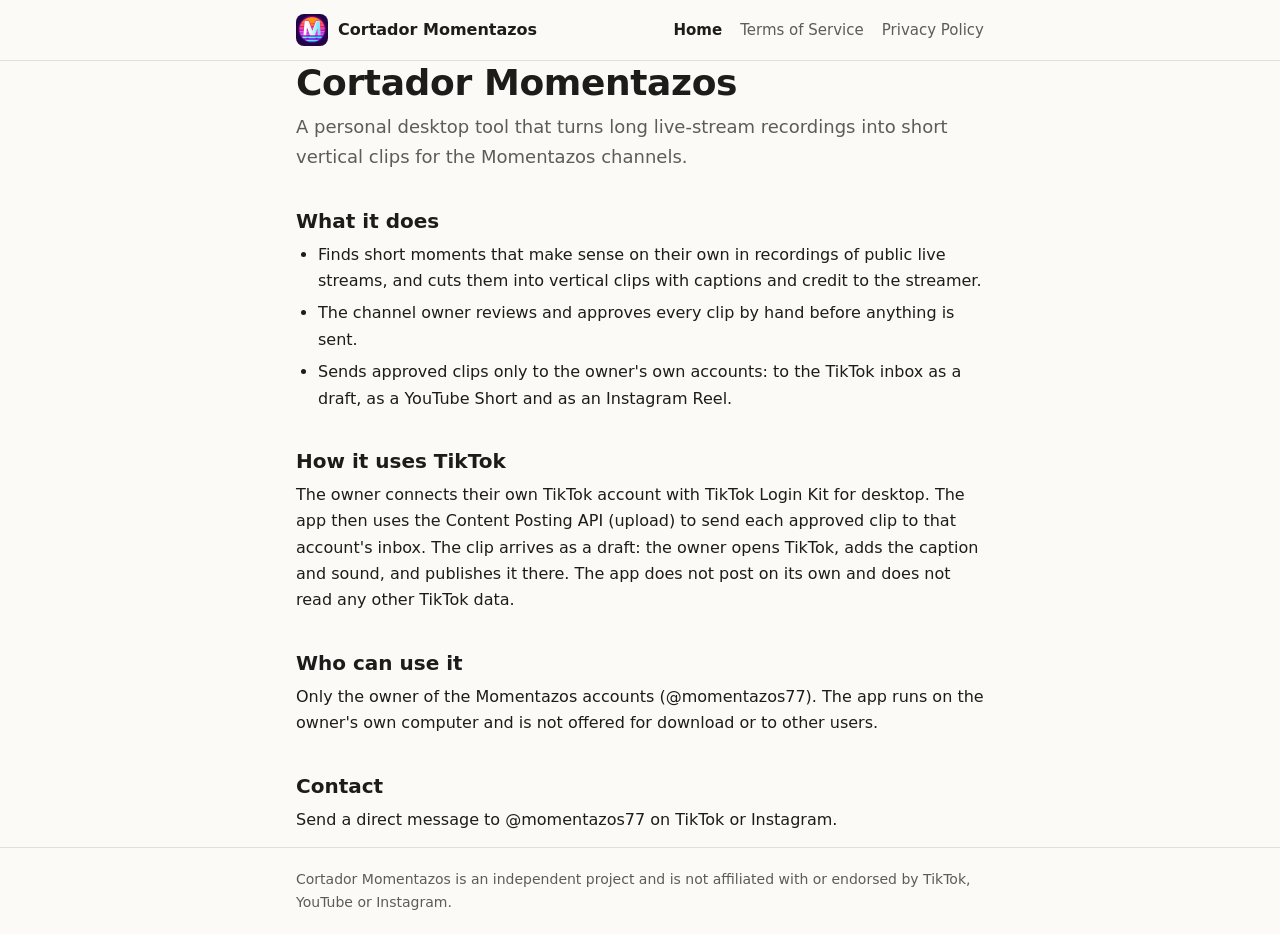
<file: index.html>
<!doctype html>
<html lang="en">
<head>
  <meta charset="utf-8">
  <meta name="viewport" content="width=device-width, initial-scale=1">
  <title>Cortador Momentazos</title>
  <meta name="description" content="A personal desktop tool that turns long live-stream recordings into short vertical clips for the Momentazos channels.">
  <link rel="icon" href="logo.png">
  <link rel="stylesheet" href="site.css">
</head>
<body>
  <header>
    <div class="wrap">
      <a class="brand" href="index.html"><img src="logo.png" alt="">Cortador Momentazos</a>
      <nav>
        <a href="index.html" aria-current="page">Home</a>
        <a href="terms.html">Terms of Service</a>
        <a href="privacy.html">Privacy Policy</a>
      </nav>
    </div>
  </header>

  <main class="wrap">
    <h1>Cortador Momentazos</h1>
    <p class="lead">A personal desktop tool that turns long live-stream recordings into short vertical clips for the Momentazos channels.</p>

    <h2>What it does</h2>
    <ul>
      <li>Finds short moments that make sense on their own in recordings of public live streams, and cuts them into vertical clips with captions and credit to the streamer.</li>
      <li>The channel owner reviews and approves every clip by hand before anything is sent.</li>
      <li>Sends approved clips only to the owner's own accounts: to the TikTok inbox as a draft, as a YouTube Short and as an Instagram Reel.</li>
    </ul>

    <h2>How it uses TikTok</h2>
    <p>The owner connects their own TikTok account with TikTok Login Kit for desktop. The app then uses the Content Posting API (upload) to send each approved clip to that account's inbox. The clip arrives as a draft: the owner opens TikTok, adds the caption and sound, and publishes it there. The app does not post on its own and does not read any other TikTok data.</p>

    <h2>Who can use it</h2>
    <p>Only the owner of the Momentazos accounts (@momentazos77). The app runs on the owner's own computer and is not offered for download or to other users.</p>

    <h2>Contact</h2>
    <p>Send a direct message to @momentazos77 on TikTok or Instagram.</p>
  </main>

  <footer>
    <div class="wrap">Cortador Momentazos is an independent project and is not affiliated with or endorsed by TikTok, YouTube or Instagram.</div>
  </footer>
</body>
</html>
</file>
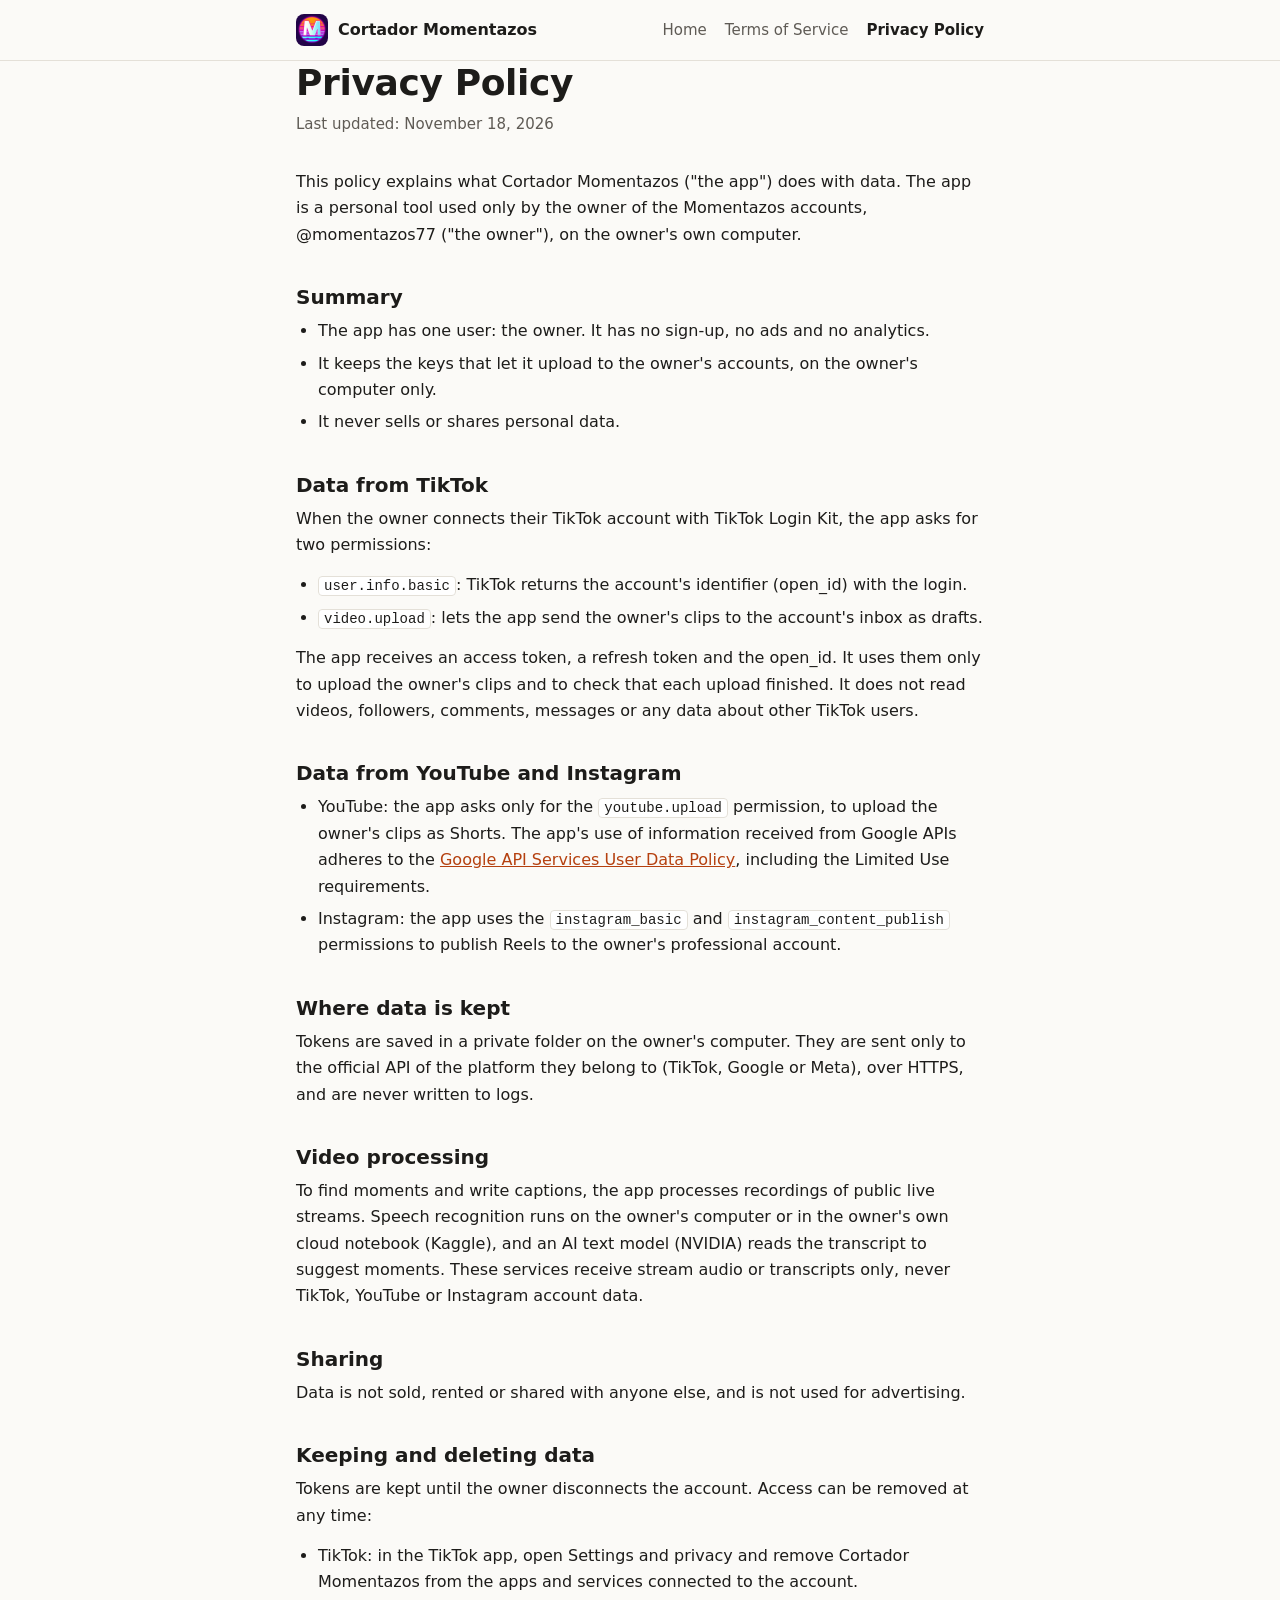
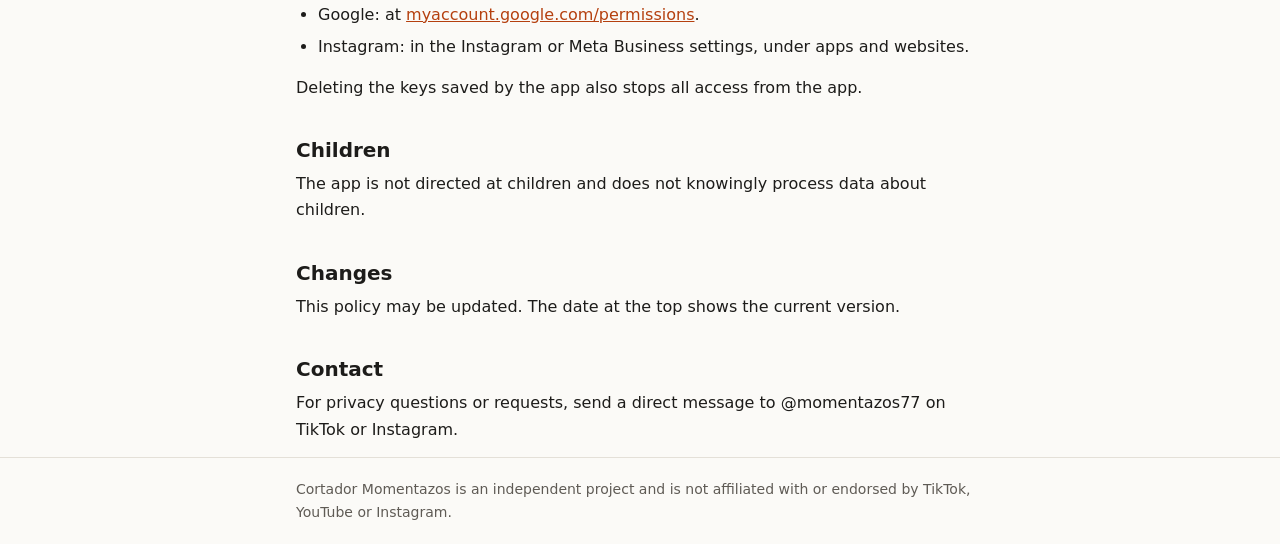
<file: privacy.html>
<!doctype html>
<html lang="en">
<head>
  <meta charset="utf-8">
  <meta name="viewport" content="width=device-width, initial-scale=1">
  <title>Privacy Policy · Cortador Momentazos</title>
  <meta name="description" content="Privacy Policy for Cortador Momentazos, a personal clip tool.">
  <link rel="icon" href="logo.png">
  <link rel="stylesheet" href="site.css">
</head>
<body>
  <header>
    <div class="wrap">
      <a class="brand" href="index.html"><img src="logo.png" alt="">Cortador Momentazos</a>
      <nav>
        <a href="index.html">Home</a>
        <a href="terms.html">Terms of Service</a>
        <a href="privacy.html" aria-current="page">Privacy Policy</a>
      </nav>
    </div>
  </header>

  <main class="wrap">
    <h1>Privacy Policy</h1>
    <p class="updated">Last updated: November 18, 2026</p>

    <p>This policy explains what Cortador Momentazos ("the app") does with data. The app is a personal tool used only by the owner of the Momentazos accounts, @momentazos77 ("the owner"), on the owner's own computer.</p>

    <h2>Summary</h2>
    <ul>
      <li>The app has one user: the owner. It has no sign-up, no ads and no analytics.</li>
      <li>It keeps the keys that let it upload to the owner's accounts, on the owner's computer only.</li>
      <li>It never sells or shares personal data.</li>
    </ul>

    <h2>Data from TikTok</h2>
    <p>When the owner connects their TikTok account with TikTok Login Kit, the app asks for two permissions:</p>
    <ul>
      <li><code>user.info.basic</code>: TikTok returns the account's identifier (open_id) with the login.</li>
      <li><code>video.upload</code>: lets the app send the owner's clips to the account's inbox as drafts.</li>
    </ul>
    <p>The app receives an access token, a refresh token and the open_id. It uses them only to upload the owner's clips and to check that each upload finished. It does not read videos, followers, comments, messages or any data about other TikTok users.</p>

    <h2>Data from YouTube and Instagram</h2>
    <ul>
      <li>YouTube: the app asks only for the <code>youtube.upload</code> permission, to upload the owner's clips as Shorts. The app's use of information received from Google APIs adheres to the <a href="https://developers.google.com/terms/api-services-user-data-policy">Google API Services User Data Policy</a>, including the Limited Use requirements.</li>
      <li>Instagram: the app uses the <code>instagram_basic</code> and <code>instagram_content_publish</code> permissions to publish Reels to the owner's professional account.</li>
    </ul>

    <h2>Where data is kept</h2>
    <p>Tokens are saved in a private folder on the owner's computer. They are sent only to the official API of the platform they belong to (TikTok, Google or Meta), over HTTPS, and are never written to logs.</p>

    <h2>Video processing</h2>
    <p>To find moments and write captions, the app processes recordings of public live streams. Speech recognition runs on the owner's computer or in the owner's own cloud notebook (Kaggle), and an AI text model (NVIDIA) reads the transcript to suggest moments. These services receive stream audio or transcripts only, never TikTok, YouTube or Instagram account data.</p>

    <h2>Sharing</h2>
    <p>Data is not sold, rented or shared with anyone else, and is not used for advertising.</p>

    <h2>Keeping and deleting data</h2>
    <p>Tokens are kept until the owner disconnects the account. Access can be removed at any time:</p>
    <ul>
      <li>TikTok: in the TikTok app, open Settings and privacy and remove Cortador Momentazos from the apps and services connected to the account.</li>
      <li>Google: at <a href="https://myaccount.google.com/permissions">myaccount.google.com/permissions</a>.</li>
      <li>Instagram: in the Instagram or Meta Business settings, under apps and websites.</li>
    </ul>
    <p>Deleting the keys saved by the app also stops all access from the app.</p>

    <h2>Children</h2>
    <p>The app is not directed at children and does not knowingly process data about children.</p>

    <h2>Changes</h2>
    <p>This policy may be updated. The date at the top shows the current version.</p>

    <h2>Contact</h2>
    <p>For privacy questions or requests, send a direct message to @momentazos77 on TikTok or Instagram.</p>
  </main>

  <footer>
    <div class="wrap">Cortador Momentazos is an independent project and is not affiliated with or endorsed by TikTok, YouTube or Instagram.</div>
  </footer>
</body>
</html>
</file>
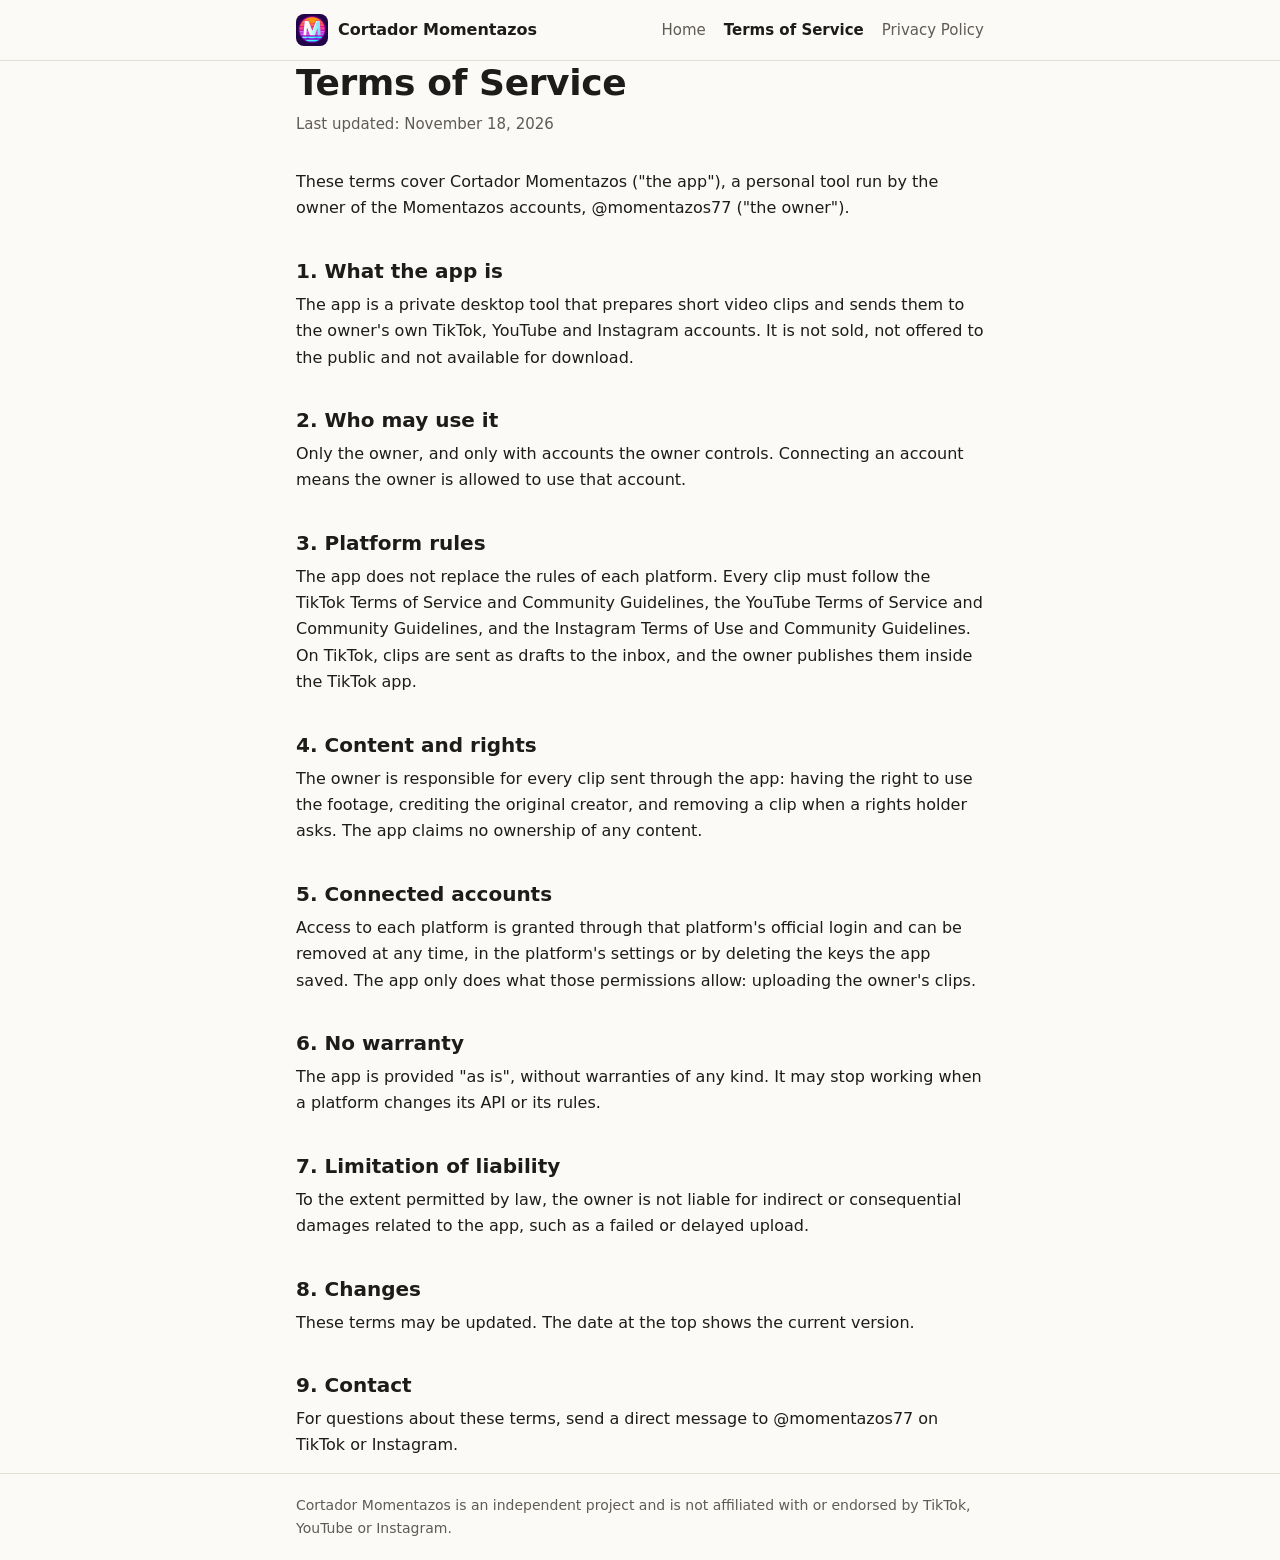
<file: terms.html>
<!doctype html>
<html lang="en">
<head>
  <meta charset="utf-8">
  <meta name="viewport" content="width=device-width, initial-scale=1">
  <title>Terms of Service · Cortador Momentazos</title>
  <meta name="description" content="Terms of Service for Cortador Momentazos, a personal clip tool.">
  <link rel="icon" href="logo.png">
  <link rel="stylesheet" href="site.css">
</head>
<body>
  <header>
    <div class="wrap">
      <a class="brand" href="index.html"><img src="logo.png" alt="">Cortador Momentazos</a>
      <nav>
        <a href="index.html">Home</a>
        <a href="terms.html" aria-current="page">Terms of Service</a>
        <a href="privacy.html">Privacy Policy</a>
      </nav>
    </div>
  </header>

  <main class="wrap">
    <h1>Terms of Service</h1>
    <p class="updated">Last updated: November 18, 2026</p>

    <p>These terms cover Cortador Momentazos ("the app"), a personal tool run by the owner of the Momentazos accounts, @momentazos77 ("the owner").</p>

    <h2>1. What the app is</h2>
    <p>The app is a private desktop tool that prepares short video clips and sends them to the owner's own TikTok, YouTube and Instagram accounts. It is not sold, not offered to the public and not available for download.</p>

    <h2>2. Who may use it</h2>
    <p>Only the owner, and only with accounts the owner controls. Connecting an account means the owner is allowed to use that account.</p>

    <h2>3. Platform rules</h2>
    <p>The app does not replace the rules of each platform. Every clip must follow the TikTok Terms of Service and Community Guidelines, the YouTube Terms of Service and Community Guidelines, and the Instagram Terms of Use and Community Guidelines. On TikTok, clips are sent as drafts to the inbox, and the owner publishes them inside the TikTok app.</p>

    <h2>4. Content and rights</h2>
    <p>The owner is responsible for every clip sent through the app: having the right to use the footage, crediting the original creator, and removing a clip when a rights holder asks. The app claims no ownership of any content.</p>

    <h2>5. Connected accounts</h2>
    <p>Access to each platform is granted through that platform's official login and can be removed at any time, in the platform's settings or by deleting the keys the app saved. The app only does what those permissions allow: uploading the owner's clips.</p>

    <h2>6. No warranty</h2>
    <p>The app is provided "as is", without warranties of any kind. It may stop working when a platform changes its API or its rules.</p>

    <h2>7. Limitation of liability</h2>
    <p>To the extent permitted by law, the owner is not liable for indirect or consequential damages related to the app, such as a failed or delayed upload.</p>

    <h2>8. Changes</h2>
    <p>These terms may be updated. The date at the top shows the current version.</p>

    <h2>9. Contact</h2>
    <p>For questions about these terms, send a direct message to @momentazos77 on TikTok or Instagram.</p>
  </main>

  <footer>
    <div class="wrap">Cortador Momentazos is an independent project and is not affiliated with or endorsed by TikTok, YouTube or Instagram.</div>
  </footer>
</body>
</html>
</file>
<file: site.css>
:root {
  --bg: #fbfaf7;
  --surface: #ffffff;
  --text: #1d1c1a;
  --muted: #5f5b55;
  --line: #e4e0d8;
  --accent: #b5400f;
  color-scheme: light;
}

@media (prefers-color-scheme: dark) {
  :root {
    --bg: #161514;
    --surface: #1f1e1c;
    --text: #ece9e4;
    --muted: #aaa49b;
    --line: #302e2b;
    --accent: #fb923c;
    color-scheme: dark;
  }
}

* { box-sizing: border-box; }

html { -webkit-text-size-adjust: 100%; }

body {
  margin: 0;
  background: var(--bg);
  color: var(--text);
  font: 16px/1.65 system-ui, -apple-system, "Segoe UI", Roboto, sans-serif;
}

.wrap { max-width: 720px; margin: 0 auto; padding: 0 16px; }

header { border-bottom: 1px solid var(--line); }

header .wrap {
  display: flex;
  flex-wrap: wrap;
  align-items: center;
  justify-content: space-between;
  gap: 8px 24px;
  padding-block: 14px;
}

.brand {
  display: flex;
  align-items: center;
  gap: 10px;
  color: var(--text);
  font-weight: 700;
  text-decoration: none;
}

.brand img { width: 32px; height: 32px; border-radius: 8px; }

nav { display: flex; flex-wrap: wrap; gap: 4px 18px; font-size: 15px; }

nav a { color: var(--muted); text-decoration: none; }

nav a:hover { color: var(--text); }

nav a[aria-current="page"] { color: var(--text); font-weight: 600; }

main { padding-block: 40px 56px; }

h1 {
  margin: 0 0 8px;
  font-size: clamp(28px, 6vw, 36px);
  line-height: 1.2;
  letter-spacing: -0.01em;
}

.lead { margin: 0 0 32px; color: var(--muted); font-size: 18px; }

.updated { margin: 0 0 32px; color: var(--muted); font-size: 15px; }

h2 { margin: 36px 0 8px; font-size: 20px; line-height: 1.3; }

p, ul { margin: 0 0 14px; }

ul { padding-left: 22px; }

li { margin-bottom: 6px; }

a { color: var(--accent); }

code {
  padding: 1px 5px;
  border: 1px solid var(--line);
  border-radius: 4px;
  background: var(--surface);
  font: 14px ui-monospace, Consolas, monospace;
  overflow-wrap: anywhere;
}

footer { border-top: 1px solid var(--line); color: var(--muted); font-size: 14px; }

footer .wrap { padding-block: 20px; }
</file>
